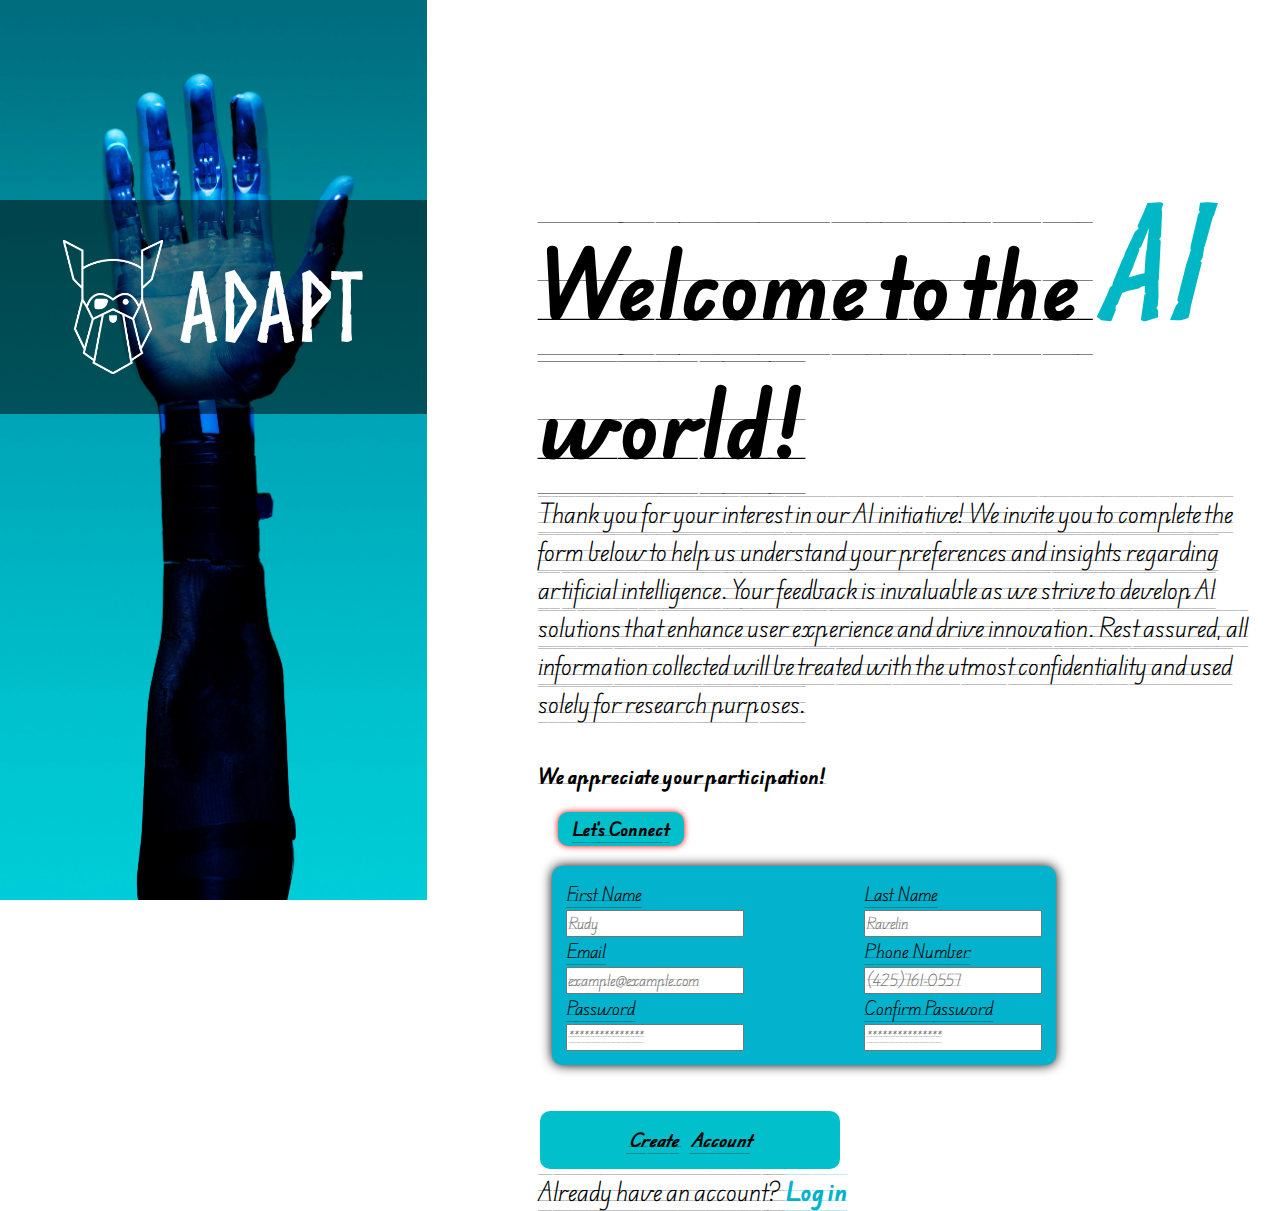
<file: index.html>
<!DOCTYPE html>
<html lang="en">

<head>
    <meta charset="UTF-8">
    <meta name="viewport" content="width=device-width, initial-scale=1.0">
    <link rel="stylesheet" href="style.css">
    <title>Sign-Up Form</title>
</head>

<body>
    <div class="main-container">
        <div class="image-section">
            <div class="logo">
                <img src="images/logo.png" alt="logo">
                <h1>ADAPT</h1>
            </div>


        </div>


        <div class="content-section">
            <h2>Welcome to the <span class="highlight">AI</span> world!</h2>
            <p>
                Thank you for your interest in our AI initiative! We invite you to complete the form below to help us
                understand your preferences and insights regarding artificial intelligence. Your feedback is invaluable
                as we strive to develop AI solutions that enhance user experience and drive innovation. Rest assured,
                all information collected will be treated with the utmost confidentiality and used solely for research
                purposes.
                <br>
                <br>
            </p>
            <h3>We appreciate your participation!</h3>
            
            <h4>Let's Connect</h4>
            <form action="POST">
                <div class="form-content">
                    <div class="col-1">
                        <label for="firstname">First Name</label><br>
                        <input type="text" id="firstname" name="firstname" placeholder="Rudy"> <br>
                        <label for="email">Email</label><br>
                        <input type="email" name="email" id="email" placeholder="example@example.com"><br>
                        <label for="password">Password</label> <br>
                        <input type="password" name="password" id="pass" placeholder="***************">

                    </div>
                    <div class="col-2">
                        <label for="lastname">Last Name</label><br>
                        <input type="text" id="lastname" name="lastname" placeholder="Ravelin"><br>
                        <label for="phone">Phone Number</label><br>
                        <input type="number" name="phone" id="phone" placeholder="(425)761-0557"><br>
                        <label for="password">Confirm Password</label><br>
                        <input type="password" name="password" id="password" placeholder="***************">

                    </div>
                </div>
                <br>
                <button class="btn">Create Account</button>
                <p>Already have an account? <strong class="log-in">Log in</strong>

            </form>

        </div>
    </div>
</body>

</html>
</file>
<file: style.css>
/* Import Google Fonts */
@import url('https://fonts.googleapis.com/css2?family=Edu+AU+VIC+WA+NT+Guides:wght@400..700&family=Honk:MORF,SHLN@39,69.1&family=Sixtyfour+Convergence&display=swap');

/* Font Face */
@font-face {
  font-family: 'NorseBold';
  src: url('fonts/Norse-Bold.otf') format('truetype');
  font-weight: bold;
  font-style: normal;
}

/* Global Styles */
* {
  margin: 0;
  padding: 0;
  font-family: "Edu AU VIC WA NT Guides", cursive;
}

html, body {
  overflow: hidden; /* Prevents scrolling */
}

/* Main Layout Structure */
.main-container {
  display: flex;
}

/* Left Section (Image) */
.image-section {
  flex: 1;
  max-width: 33.33%;
  background-image: url('images/bgi.jpg');
  background-size: cover;
  background-position: center;
  background-repeat: no-repeat;
  height: 100vh;
}

/* Right Section (Content) */
.content-section {
  flex: 2;
  height: 100vh;
  position: absolute;
  top: 20%;
  left: 42%;
}

/* Logo Section */
.logo {
  display: flex;
  flex-direction: row;
  align-items: center;
  justify-content: center;
  background-color: rgba(0, 0, 0, 0.5);
  padding: 40px;
  width: 100%;
  box-sizing: border-box;
  margin: 200px 0;
}

.logo img {
  max-width: 100px;
  margin-right: 15px;
}

.logo h1 {
  color: white;
}

/* Form Content */
.form-content {
  display: flex;
  gap: 120px;
  padding: 14px;
  margin: 14px;
  background-color: rgb(3, 178, 205);
  width: fit-content;
  border-radius: 10px;
  box-shadow: 0 0 12px #000000;
}

.form-content:hover {
  background-color: #000000;
  color: #00fae1;
}

/* Highlighted Text */
.highlight {
  color: #00B7C5;
  font-family: 'NorseBold', sans-serif !important;
  font-weight: bold !important;
  font-size: 10rem !important;
  font-style: italic;
}

/* Typography */
h1 {
  font-family: 'NorseBold', sans-serif !important;
  font-weight: bold !important;
  font-size: 6rem !important;
}

h2 {
  font-size: 80px;
}

h3 {
  font-size: 18px;
}

h4 {
  width: 120px;
  text-align: center;
  border-radius: 10px;
  background-color: #01BFCB;
  color: rgb(0, 0, 0);
  margin: 20px;
  padding: 3px;
  box-shadow: 0 0 6px #ff0202;
}

h4:hover {
  background-color: #000000;
  color: #00fae1;
}

p {
  font-size: 22px;
}

/* Buttons */
.btn {
  background-color: #01BFCB;
  border: none;
  padding: 15px 28px;
  display: inline-block;
  font-size: 16px;
  margin: 4px 2px;
  cursor: pointer;
  border-radius: 10px;
  font-weight: 800;
  font-style: italic;
  word-spacing: 10px;
  width: 300px;
}

.btn:hover {
  background-color: #000000;
  color: #00fae1;
}

/* Login Link */
.log-in {
  color: #03B2CD;
}

.log-in:hover {
  color: #000000;
}

/* Input Styles */
input:invalid {
  border: 2px dashed red;
  border-radius: 6px;
}

input:focus {
  background-color: #00fae1;
}
</file>
